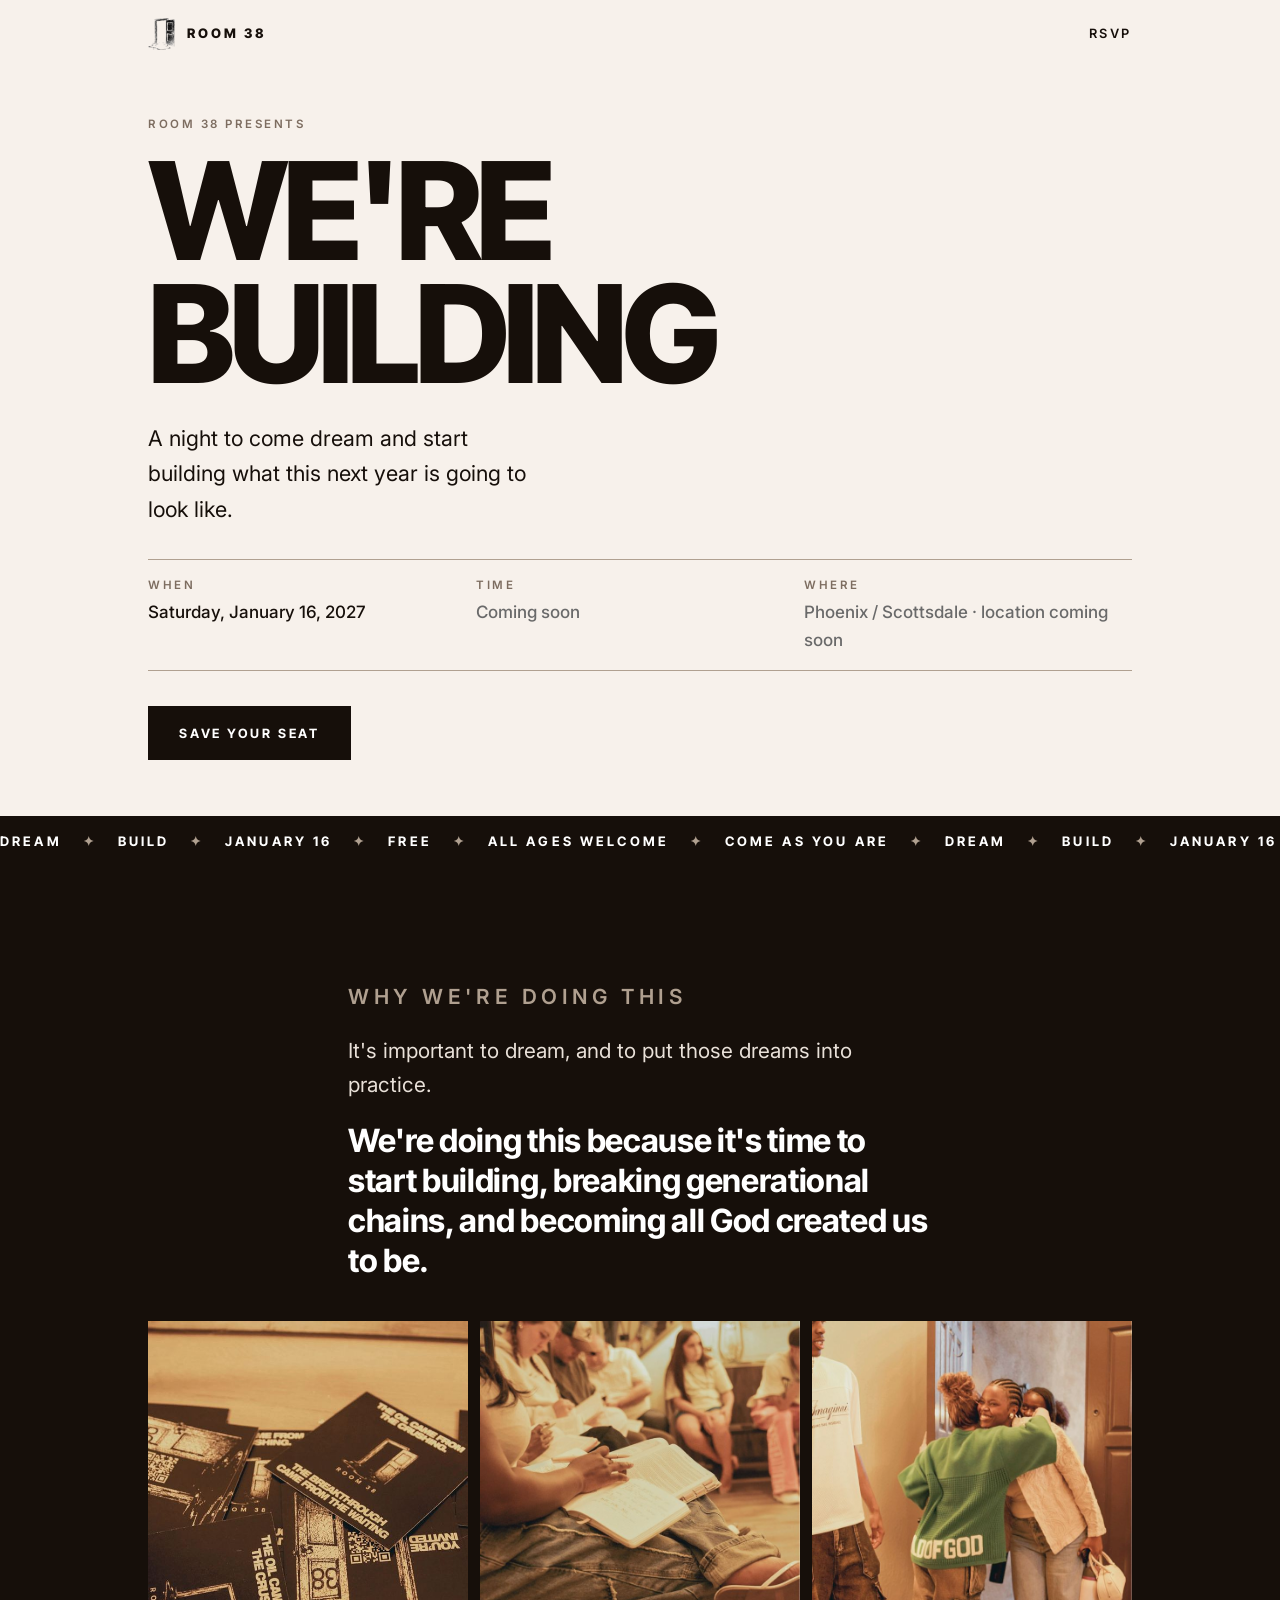
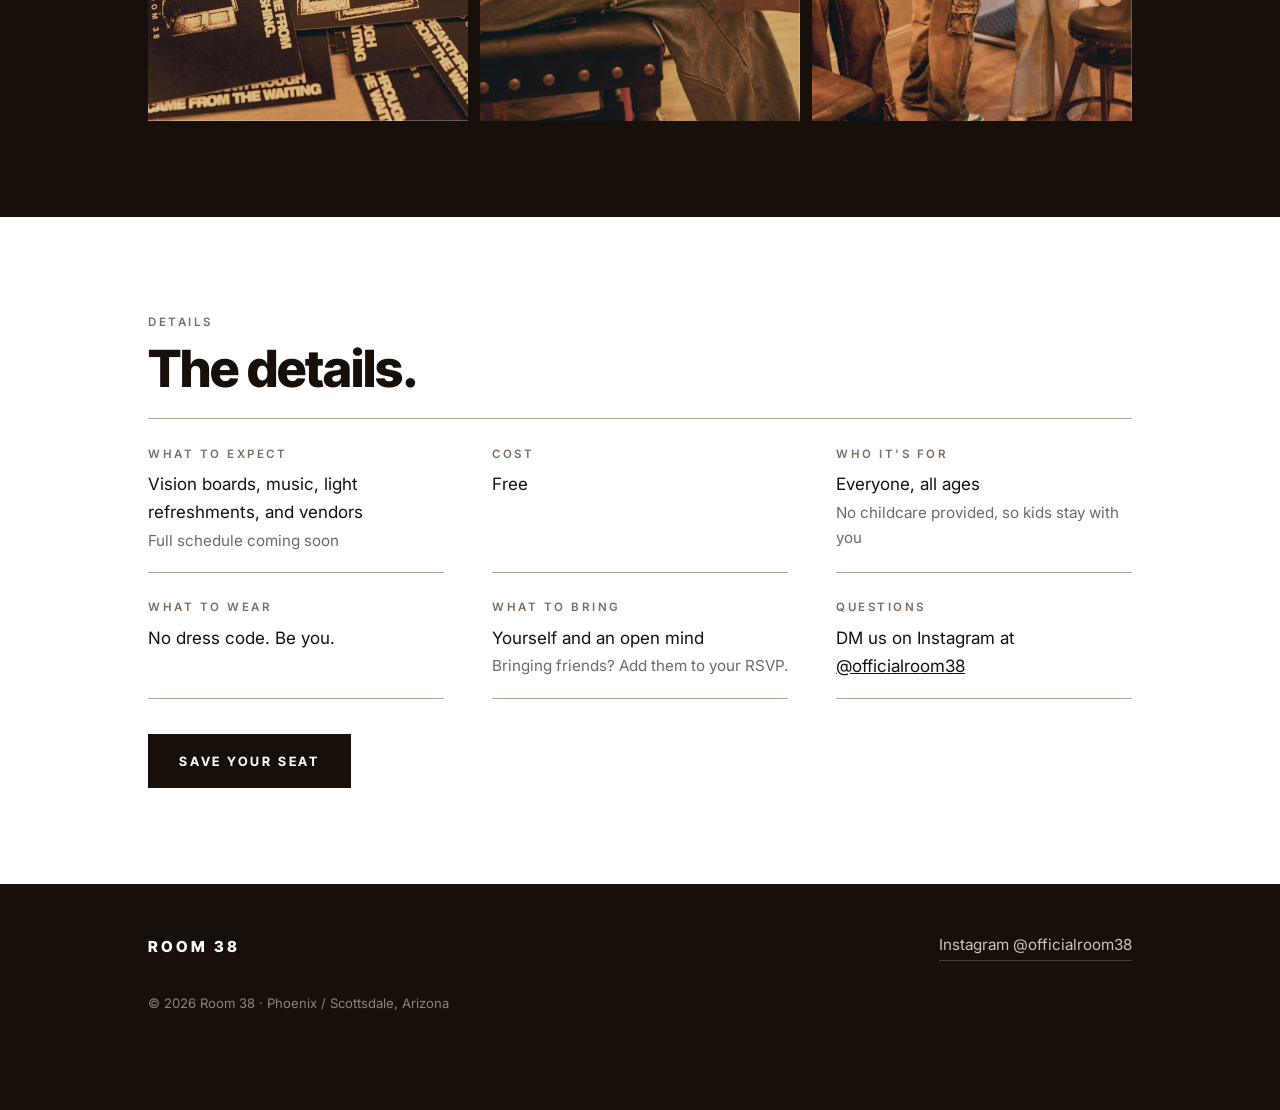
<file: index.html>
<!DOCTYPE html>
<html lang="en">
<head>
<meta charset="UTF-8">
<meta name="viewport" content="width=device-width, initial-scale=1.0, viewport-fit=cover">
<title>We're Building | Room 38</title>
<meta name="description" content="A night to come dream and start building what this next year is going to look like. Saturday, January 16, 2027. Free, all ages.">
<meta name="theme-color" content="#160f0a">
<link rel="canonical" href="https://officialroom38.com/">
<link rel="icon" href="/assets/images/favicon.svg?v=2" type="image/svg+xml">
<meta property="og:type" content="website">
<meta property="og:site_name" content="Room 38">
<meta property="og:locale" content="en_US">
<meta property="og:url" content="https://officialroom38.com/">
<meta property="og:title" content="We're Building | Room 38">
<meta property="og:description" content="A night to come dream and start building what this next year is going to look like. Saturday, January 16, 2027. Free, all ages.">
<meta property="og:image" content="https://officialroom38.com/assets/images/og-werebuilding.png">
<meta property="og:image:type" content="image/png">
<meta property="og:image:width" content="1200">
<meta property="og:image:height" content="630">
<meta property="og:image:alt" content="We're Building, a Room 38 event on Saturday, January 16, 2027.">
<meta name="twitter:card" content="summary_large_image">
<meta name="twitter:title" content="We're Building | Room 38">
<meta name="twitter:description" content="A night to come dream and start building what this next year is going to look like. Saturday, January 16, 2027.">
<meta name="twitter:image" content="https://officialroom38.com/assets/images/og-werebuilding.png">
<meta name="twitter:image:alt" content="We're Building, a Room 38 event on Saturday, January 16, 2027.">
<script type="application/ld+json">
{
  "@context": "https://schema.org",
  "@type": "Event",
  "name": "We're Building",
  "description": "A night to come dream and start building what this next year is going to look like.",
  "startDate": "2027-01-16",
  "eventStatus": "https://schema.org/EventScheduled",
  "eventAttendanceMode": "https://schema.org/OfflineEventAttendanceMode",
  "isAccessibleForFree": true,
  "image": "https://officialroom38.com/assets/images/og-werebuilding.png",
  "url": "https://officialroom38.com/",
  "location": {
    "@type": "Place",
    "name": "Phoenix / Scottsdale area",
    "address": { "@type": "PostalAddress", "addressRegion": "AZ", "addressCountry": "US" }
  },
  "organizer": { "@type": "Organization", "name": "Room 38", "url": "https://officialroom38.com/" }
}
</script>
<link rel="preconnect" href="https://fonts.googleapis.com">
<link rel="preconnect" href="https://fonts.gstatic.com" crossorigin>
<link href="https://fonts.googleapis.com/css2?family=Inter:wght@400;500;600&family=Inter+Tight:wght@700;800&display=swap" rel="stylesheet">
<style>
  :root{
    --ink:#160f0a; --ink-soft:#261b13; --paper:#f7f1eb; --white:#fff;
    --sand:#e8d8c8; --sand-soft:#e0d0c8; --taupe:#b0a090; --brown:#7d6d60; --gray:#6a6a6a;
    --pad:clamp(1.25rem,5vw,3rem);
  }
  *{box-sizing:border-box;margin:0;padding:0;border-radius:0}
  [hidden]{display:none!important}
  html{scroll-behavior:smooth}
  @media(prefers-reduced-motion:reduce){html{scroll-behavior:auto}}
  html.modal-open,html.modal-open body{overflow:hidden}
  body{background:var(--paper);color:var(--ink);font-family:Inter,system-ui,sans-serif;font-size:17px;line-height:1.65;-webkit-font-smoothing:antialiased}
  img{display:block;max-width:100%}
  a{color:inherit}
  a:focus-visible,button:focus-visible{outline:2px solid currentColor;outline-offset:3px}
  .wrap{max-width:1080px;margin:0 auto;padding:0 var(--pad)}
  .narrow{max-width:680px}

  .label{font-size:.72rem;font-weight:600;letter-spacing:.22em;text-transform:uppercase;color:var(--brown)}
  h1,h2,.btn{font-family:"Inter Tight",Inter,sans-serif}
  h2{font-size:clamp(2rem,6vw,3.2rem);font-weight:800;line-height:1.05;letter-spacing:-.02em;margin:.6rem 0 1.4rem}

  .btn{display:inline-flex;align-items:center;justify-content:center;gap:.6rem;min-height:54px;padding:0 1.9rem;
    background:var(--ink);color:var(--white);text-decoration:none;font-weight:700;font-size:.8rem;letter-spacing:.2em;
    text-transform:uppercase;border:1px solid var(--ink);cursor:pointer;transition:background .2s,color .2s}
  .btn:hover{background:var(--ink-soft)}
  .btn.light{background:var(--white);color:var(--ink);border-color:var(--white)}
  .btn.light:hover{background:var(--sand)}
  .link{font-size:.8rem;font-weight:600;letter-spacing:.2em;text-transform:uppercase;text-decoration:none}

  /* Nav */
  nav{display:flex;justify-content:space-between;align-items:center;padding:1.1rem var(--pad);max-width:1080px;margin:0 auto}
  .mark{display:inline-flex;align-items:center;gap:.7rem;text-decoration:none;font-family:"Inter Tight",Inter,sans-serif;
    font-weight:800;font-size:.82rem;letter-spacing:.24em;text-transform:uppercase}
  .mark img{height:32px;width:auto}

  /* Hero */
  .hero{padding:3rem 0 3.5rem}
  .hero h1{font-size:clamp(3.3rem,15vw,8.5rem);font-weight:800;line-height:.9;letter-spacing:-.045em;text-transform:uppercase;margin:1rem 0 1.6rem}
  .hero .lead{font-size:clamp(1.1rem,3vw,1.35rem);max-width:30ch;margin-bottom:2rem}
  .meta{display:grid;grid-template-columns:1fr;border-top:1px solid var(--taupe);margin:0 0 2.2rem}
  .meta div{padding:.9rem 0;border-bottom:1px solid var(--taupe)}
  .meta span{display:block}
  .meta .v{font-weight:500;margin-top:.15rem}
  .meta .soon{color:var(--gray)}
  @media(min-width:720px){.meta{grid-template-columns:repeat(3,1fr)} .meta div{padding:1rem 1.2rem 1rem 0}}

  /* Ticker: six identical runs, so sliding by half always loops seamlessly, even on very wide screens */
  .ticker{background:var(--ink);color:var(--white);overflow:hidden;white-space:nowrap;padding:.95rem 0}
  .ticker .track{display:flex;width:max-content;animation:scroll 96s linear infinite;font-family:"Inter Tight",sans-serif;font-weight:700;
    font-size:.82rem;letter-spacing:.24em;text-transform:uppercase}
  .ticker .track span{flex:none}
  .ticker i{font-style:normal;color:var(--taupe);margin:0 1.3rem}
  @keyframes scroll{to{transform:translateX(-50%)}}
  @media(prefers-reduced-motion:reduce){.ticker .track{animation:none}}

  section{padding:clamp(3.5rem,9vw,6rem) 0}
  .dark{background:var(--ink);color:var(--white)}
  .dark .label{color:var(--taupe)}
  .white{background:var(--white)}

  /* Story */
  .story p{font-size:clamp(1.1rem,2.6vw,1.3rem);margin:1rem 0 1.2rem;color:#e9e1d9}
  .story p.big{font-family:"Inter Tight",sans-serif;font-weight:700;color:var(--white);font-size:clamp(1.4rem,4vw,2rem);line-height:1.25;letter-spacing:-.01em;margin-bottom:0}

  /* Photos: three across on every screen */
  .photos{display:grid;grid-template-columns:repeat(3,1fr);gap:.5rem;max-width:1080px;margin:2.5rem auto 0;padding:0 var(--pad)}
  .photos img{width:100%;height:auto;aspect-ratio:4/5;object-fit:cover;background:var(--ink-soft)}
  @media(min-width:860px){.photos{gap:.75rem}}

  /* Details */
  .grid{display:grid;grid-template-columns:1fr;border-top:1px solid var(--taupe)}
  .grid div{padding:1.15rem 0;border-bottom:1px solid var(--taupe)}
  .grid p{margin-top:.3rem}
  .grid .sub{color:var(--gray);font-size:.95rem;margin-top:.1rem}
  @media(min-width:720px){.grid{grid-template-columns:1fr 1fr;column-gap:3rem}}
  @media(min-width:1000px){.grid{grid-template-columns:repeat(3,1fr)}}
  .details-cta{margin-top:2.2rem}

  footer{background:var(--ink);color:#cfc5bb;padding:3rem 0 6rem;font-size:.95rem}
  footer .row{display:flex;flex-wrap:wrap;justify-content:space-between;gap:1.5rem;align-items:center}
  footer .brand{font-family:"Inter Tight",sans-serif;font-weight:800;letter-spacing:.2em;color:var(--white)}
  footer a{text-decoration:none;border-bottom:1px solid #4a3d33;padding-bottom:2px}
  footer .copy{margin-top:2rem;color:#8f8478;font-size:.82rem}

  /* Sticky mobile bar */
  .bar{position:fixed;left:0;right:0;bottom:0;padding:.7rem var(--pad) calc(.7rem + env(safe-area-inset-bottom));background:var(--paper);
    border-top:1px solid var(--taupe);transform:translateY(110%);transition:transform .3s;z-index:10}
  .bar.show{transform:none}
  .bar .btn{width:100%}
  @media(min-width:860px){.bar{display:none}}

  /* RSVP popup: full screen on phones, centered panel on larger screens */
  .rsvp-dialog{position:fixed;inset:0;margin:auto;border:0;padding:0;width:min(100% - 2rem,520px);max-width:none;
    height:fit-content;max-height:min(100dvh - 2rem,860px);overflow:auto;overscroll-behavior:contain;background:var(--ink);color:var(--white)}
  .rsvp-dialog:focus{outline:none}
  .rsvp-dialog::backdrop{background:rgba(22,15,10,.62);-webkit-backdrop-filter:blur(3px);backdrop-filter:blur(3px)}
  .rsvp-dialog.fallback{z-index:100;box-shadow:0 0 0 100vmax rgba(22,15,10,.62)}
  .rsvp-dialog[open]{animation:rise .25s ease-out}
  @keyframes rise{from{opacity:0;transform:translateY(18px)}to{opacity:1;transform:none}}
  @media(prefers-reduced-motion:reduce){.rsvp-dialog[open]{animation:none}}
  @media(max-width:600px){.rsvp-dialog{width:100%;height:100%;max-height:none}}
  .panel{position:relative;padding:2.6rem clamp(1.25rem,5vw,2.5rem) 2.2rem}
  @media(max-width:600px){.panel{padding-top:calc(3.4rem + env(safe-area-inset-top));padding-bottom:calc(2rem + env(safe-area-inset-bottom))}}
  .close{position:absolute;top:calc(.4rem + env(safe-area-inset-top));right:.4rem;width:48px;height:48px;display:grid;place-items:center;
    background:none;border:0;color:var(--white);font:400 2rem/1 Inter,sans-serif;cursor:pointer}
  .rsvp-dialog .label{color:var(--taupe)}
  .rsvp-dialog h2{margin:.5rem 0 .6rem}
  .rsvp-dialog .intro{color:#d9cfc6;margin-bottom:1.8rem}
  form{display:grid;gap:1.2rem}
  .two{display:grid;grid-template-columns:1fr 1fr;gap:.75rem}
  .field label{display:block;font-size:.72rem;font-weight:600;letter-spacing:.2em;text-transform:uppercase;color:var(--taupe);margin-bottom:.4rem}
  .field input,.field select{width:100%;min-height:54px;padding:.8rem 1rem;background:var(--ink-soft);color:var(--white);
    border:1px solid #4a3d33;font:inherit;font-size:17px;appearance:none;-webkit-appearance:none}
  .field select{background-image:linear-gradient(45deg,transparent 50%,var(--taupe) 50%),linear-gradient(135deg,var(--taupe) 50%,transparent 50%);
    background-position:calc(100% - 22px) 50%,calc(100% - 16px) 50%;background-size:6px 6px;background-repeat:no-repeat}
  .field input:focus,.field select:focus{outline:none;border-color:var(--sand)}
  .field [aria-invalid="true"]{border-color:#d9907a}
  .hp{position:absolute;left:-9999px;width:1px;height:1px;overflow:hidden}
  form .btn{width:100%;margin-top:.3rem}
  form .btn:disabled{cursor:default;opacity:.7}
  .msg{min-height:1.5rem;color:var(--sand);font-size:.95rem}
  .done p:not(.label){color:#d9cfc6;margin-bottom:2rem}
  .done .btn{width:100%}
</style>
</head>
<body>

<nav aria-label="Room 38">
  <a class="mark" href="/" aria-label="Room 38 home"><img src="/assets/images/door-mark.png" width="82" height="96" alt=""><span>Room 38</span></a>
  <a class="link" href="#rsvp" data-rsvp>RSVP</a>
</nav>

<main id="main">
<header class="hero" id="top">
  <div class="wrap">
    <p class="label">Room 38 presents</p>
    <h1>We're<br>Building</h1>
    <p class="lead">A night to come dream and start building what this next year is going to look like.</p>
    <div class="meta">
      <div><span class="label">When</span><span class="v">Saturday, January 16, 2027</span></div>
      <div><span class="label">Time</span><span class="v soon">Coming soon</span></div>
      <div><span class="label">Where</span><span class="v soon">Phoenix / Scottsdale · location coming soon</span></div>
    </div>
    <a class="btn" href="#rsvp" data-rsvp>Save your seat</a>
  </div>
</header>

<div class="ticker" aria-hidden="true">
  <div class="track">
    <span>Dream<i>✦</i>Build<i>✦</i>January 16<i>✦</i>Free<i>✦</i>All ages welcome<i>✦</i>Come as you are<i>✦</i></span>
    <span>Dream<i>✦</i>Build<i>✦</i>January 16<i>✦</i>Free<i>✦</i>All ages welcome<i>✦</i>Come as you are<i>✦</i></span>
    <span>Dream<i>✦</i>Build<i>✦</i>January 16<i>✦</i>Free<i>✦</i>All ages welcome<i>✦</i>Come as you are<i>✦</i></span>
    <span>Dream<i>✦</i>Build<i>✦</i>January 16<i>✦</i>Free<i>✦</i>All ages welcome<i>✦</i>Come as you are<i>✦</i></span>
    <span>Dream<i>✦</i>Build<i>✦</i>January 16<i>✦</i>Free<i>✦</i>All ages welcome<i>✦</i>Come as you are<i>✦</i></span>
    <span>Dream<i>✦</i>Build<i>✦</i>January 16<i>✦</i>Free<i>✦</i>All ages welcome<i>✦</i>Come as you are<i>✦</i></span>
  </div>
</div>

<section class="dark story" id="story">
  <div class="wrap narrow">
    <p class="label">Why we're doing this</p>
    <p>It's important to dream, and to put those dreams into practice.</p>
    <p class="big">We're doing this because it's time to start building, breaking generational chains, and becoming all God created us to be.</p>
  </div>
  <div class="photos" role="group" aria-label="Photos from Room 38">
    <img src="/assets/images/week-one/room38-week-one-3523-1100.jpg" alt="A Room 38 night" width="1100" height="733" loading="lazy">
    <img src="/assets/images/week-one/room38-week-one-3530-1100.jpg" alt="A Room 38 night" width="733" height="1100" loading="lazy">
    <img src="/assets/images/week-one/room38-week-one-3525-1100.jpg" alt="A Room 38 night" width="733" height="1100" loading="lazy">
  </div>
</section>

<section class="white" id="details">
  <div class="wrap">
    <p class="label">Details</p>
    <h2>The details.</h2>
    <div class="grid">
      <div><span class="label">What to expect</span><p>Vision boards, music, light refreshments, and vendors</p><p class="sub">Full schedule coming soon</p></div>
      <div><span class="label">Cost</span><p>Free</p></div>
      <div><span class="label">Who it's for</span><p>Everyone, all ages</p><p class="sub">No childcare provided, so kids stay with you</p></div>
      <div><span class="label">What to wear</span><p>No dress code. Be you.</p></div>
      <div><span class="label">What to bring</span><p>Yourself and an open mind</p><p class="sub">Bringing friends? Add them to your RSVP.</p></div>
      <div><span class="label">Questions</span><p>DM us on Instagram at <a href="https://instagram.com/officialroom38" target="_blank" rel="noopener">@officialroom38</a></p></div>
    </div>
    <a class="btn details-cta" id="detailsCta" href="#rsvp" data-rsvp>Save your seat</a>
  </div>
</section>
</main>

<footer>
  <div class="wrap">
    <div class="row">
      <span class="brand">ROOM 38</span>
      <a href="https://instagram.com/officialroom38" target="_blank" rel="noopener">Instagram @officialroom38</a>
    </div>
    <p class="copy">© <span id="year">2026</span> Room 38 · Phoenix / Scottsdale, Arizona</p>
  </div>
</footer>

<div class="bar" id="bar"><a class="btn" href="#rsvp" data-rsvp>Save your seat</a></div>

<!-- RSVP popup. Every RSVP is saved by Netlify Forms (data-netlify) and, once RSVP_URL is set
     in the script below, also sent to the Google Sheet through the Apps Script web app. -->
<dialog class="rsvp-dialog" id="rsvp" aria-labelledby="rsvpTitle">
  <div class="panel">
    <button class="close" type="button" aria-label="Close" data-close>×</button>
    <div id="rsvpForm-view">
      <p class="label">RSVP</p>
      <h2 id="rsvpTitle">Save your seat.</h2>
      <p class="intro">It's free, and everyone's welcome. We'll email you the time and location as soon as they're set.</p>
      <form name="rsvp" id="rsvpForm" method="POST" data-netlify="true" netlify-honeypot="company" novalidate>
        <input type="hidden" name="form-name" value="rsvp">
        <p class="hp" aria-hidden="true"><label>Leave this empty <input name="company" tabindex="-1" autocomplete="off"></label></p>
        <div class="two">
          <div class="field"><label for="firstName">First name</label><input id="firstName" name="firstName" autocomplete="given-name" required></div>
          <div class="field"><label for="lastName">Last name</label><input id="lastName" name="lastName" autocomplete="family-name" required></div>
        </div>
        <div class="field"><label for="email">Email</label><input id="email" name="email" type="email" autocomplete="email" inputmode="email" required></div>
        <div class="field"><label for="phone">Mobile number</label><input id="phone" name="phone" type="tel" autocomplete="tel" inputmode="tel" required></div>
        <div class="field"><label for="guests">How many people, including you?</label>
          <select id="guests" name="guests">
            <option>1</option><option>2</option><option>3</option><option>4</option><option>5</option>
            <option>6</option><option>7</option><option>8</option><option>9</option><option>10</option>
          </select>
        </div>
        <button class="btn light" type="submit">Save your seat</button>
        <p class="msg" id="msg" role="status" aria-live="polite"></p>
      </form>
    </div>
    <div class="done" id="rsvpDone-view" hidden>
      <p class="label">RSVP</p>
      <h2>You're in<span id="doneName"></span>.</h2>
      <p>We saved your seat. We'll email you the time and location as soon as they're set. See you January 16.</p>
      <button class="btn light" type="button" data-close>Done</button>
    </div>
  </div>
</dialog>

<script>
  // Google Sheet: paste the Apps Script Web app URL (ends in /exec) between the quotes.
  // Until then, RSVPs are still saved in Netlify (Forms tab), so none are lost.
  const RSVP_URL = 'PASTE_YOUR_WEB_APP_URL_HERE';
  const toSheet = /^https:\/\/\S+$/.test(RSVP_URL.trim());

  const dialog = document.getElementById('rsvp');
  const form = document.getElementById('rsvpForm');
  const msg = document.getElementById('msg');
  const bar = document.getElementById('bar');
  let done = false;

  // Popup open / close
  function openRsvp() {
    if (dialog.open) return;
    document.documentElement.classList.add('modal-open');
    if (typeof dialog.showModal === 'function') dialog.showModal();
    else { dialog.classList.add('fallback'); dialog.setAttribute('open', ''); }
  }
  function closeRsvp() {
    if (typeof dialog.close === 'function') dialog.close();
    else { dialog.removeAttribute('open'); onClose(); }
  }
  function onClose() {
    document.documentElement.classList.remove('modal-open');
    if (location.hash === '#rsvp') history.replaceState(null, '', location.pathname + location.search);
  }
  dialog.addEventListener('close', onClose);
  dialog.addEventListener('click', (e) => { if (e.target === dialog) closeRsvp(); });
  document.addEventListener('click', (e) => {
    if (e.target.closest('[data-rsvp]')) { e.preventDefault(); openRsvp(); }
    else if (e.target.closest('[data-close]')) closeRsvp();
  });
  if (location.hash === '#rsvp') openRsvp();
  window.addEventListener('hashchange', () => { if (location.hash === '#rsvp') openRsvp(); });

  // Form
  const f = form.elements;
  const digits = (v) => v.replace(/\D/g, '');
  function formatPhone(v) {
    let d = digits(v);
    if (d.length === 11 && d[0] === '1') d = d.slice(1);
    return d.length === 10 ? '(' + d.slice(0, 3) + ') ' + d.slice(3, 6) + '-' + d.slice(6) : v.trim();
  }
  function firstProblem() {
    const problems = [];
    [f.firstName, f.lastName, f.email, f.phone].forEach((el) => el.removeAttribute('aria-invalid'));
    if (!f.firstName.value.trim()) problems.push([f.firstName, 'Please add your first name.']);
    if (!f.lastName.value.trim()) problems.push([f.lastName, 'Please add your last name.']);
    if (!f.email.value.trim() || !f.email.checkValidity()) problems.push([f.email, 'Please add a valid email address.']);
    const n = digits(f.phone.value).length;
    if (n < 10 || n > 15) problems.push([f.phone, 'Please add a valid mobile number.']);
    problems.forEach(([el]) => el.setAttribute('aria-invalid', 'true'));
    return problems[0];
  }

  form.addEventListener('submit', async (e) => {
    e.preventDefault();
    const problem = firstProblem();
    if (problem) { msg.textContent = problem[1]; problem[0].focus(); return; }
    if (f.company.value) return; // spam bot
    f.phone.value = formatPhone(f.phone.value);
    const data = new URLSearchParams(new FormData(form));
    const btn = form.querySelector('button[type="submit"]');
    btn.disabled = true; btn.textContent = 'Saving…'; msg.textContent = '';

    const saves = [
      fetch('/', { method: 'POST', headers: { 'Content-Type': 'application/x-www-form-urlencoded' }, body: data.toString() })
        .then((r) => { if (!r.ok) throw new Error('Netlify ' + r.status); })
    ];
    if (toSheet) saves.push(fetch(RSVP_URL.trim(), { method: 'POST', mode: 'no-cors', body: data }));
    const results = await Promise.allSettled(saves);

    if (results.some((r) => r.status === 'fulfilled')) {
      done = true;
      document.getElementById('doneName').textContent = ', ' + f.firstName.value.trim();
      document.getElementById('rsvpForm-view').hidden = true;
      document.getElementById('rsvpDone-view').hidden = false;
      bar.classList.remove('show');
    } else {
      btn.disabled = false; btn.textContent = 'Save your seat';
      msg.textContent = 'Something went wrong. Please try again, or DM us @officialroom38.';
    }
  });

  document.getElementById('year').textContent = new Date().getFullYear();

  // Sticky RSVP button on phones: shows once you scroll past the top,
  // hides near the bottom button and footer, and after you RSVP.
  let pastHero = false;
  const nearEnd = new Set();
  const update = () => bar.classList.toggle('show', !done && pastHero && nearEnd.size === 0);
  if ('IntersectionObserver' in window) {
    new IntersectionObserver(([e]) => { pastHero = !e.isIntersecting; update(); }).observe(document.getElementById('top'));
    const io = new IntersectionObserver((entries) => {
      entries.forEach((e) => (e.isIntersecting ? nearEnd.add(e.target) : nearEnd.delete(e.target)));
      update();
    });
    io.observe(document.getElementById('detailsCta'));
    io.observe(document.querySelector('footer'));
  }
</script>
</body>
</html>
</file>
